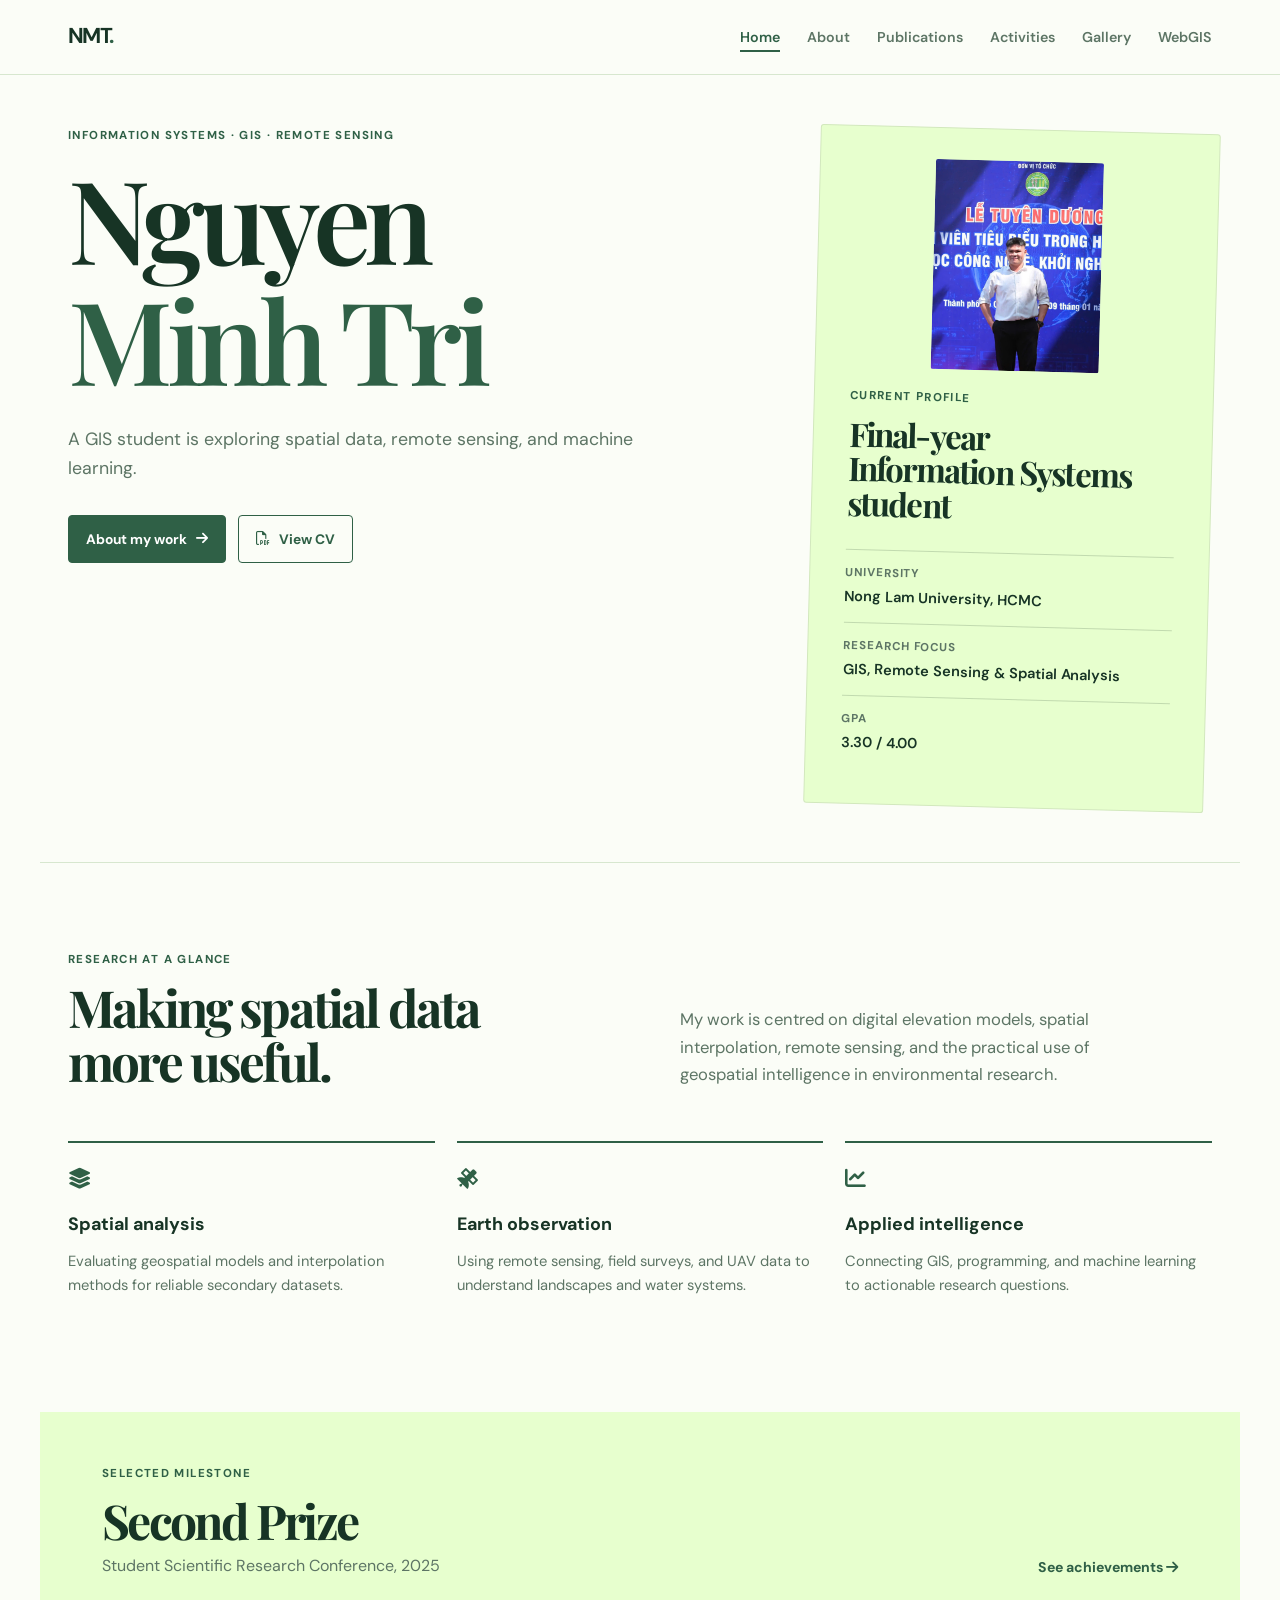
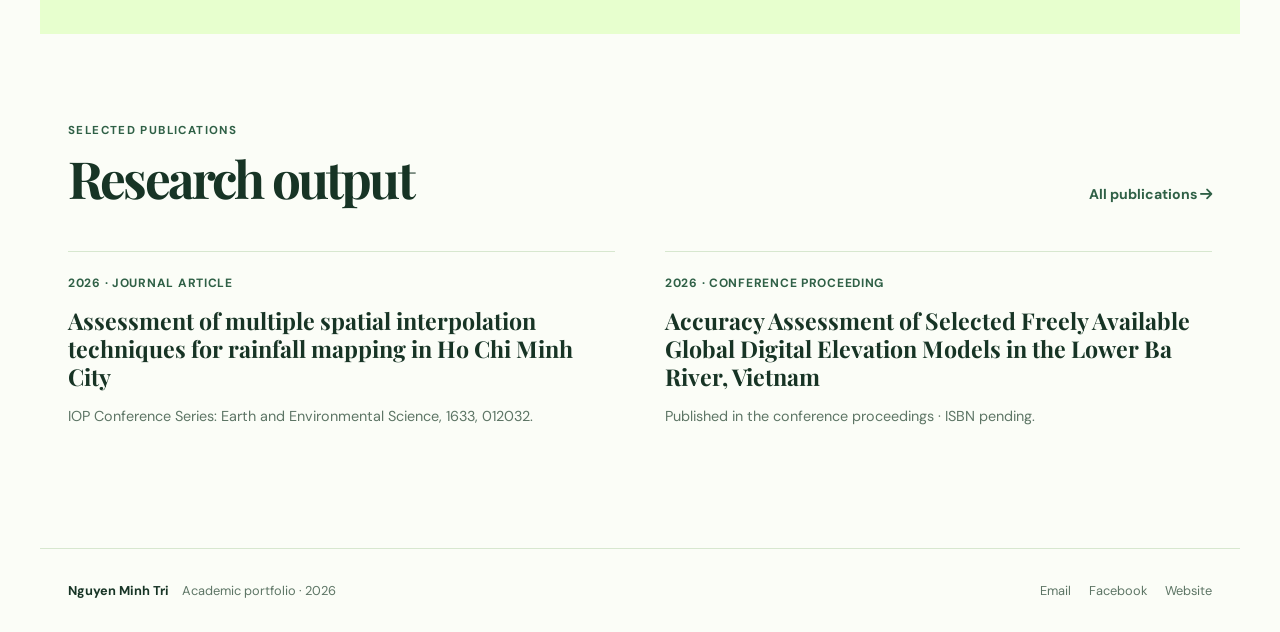
<file: index.html>
<!DOCTYPE html>
<html lang="en">

<head>
    <meta charset="UTF-8">
    <meta name="viewport" content="width=device-width, initial-scale=1.0">
    <meta name="description"
        content="Academic portfolio of Nguyen Minh Tri, an Information Systems student and GIS researcher.">
    <title>Nguyen Minh Tri | Academic Portfolio</title>
    <link rel="preconnect" href="https://fonts.googleapis.com">
    <link rel="preconnect" href="https://fonts.gstatic.com" crossorigin>
    <link
        href="https://fonts.googleapis.com/css2?family=DM+Sans:wght@400;500;600;700&family=Playfair+Display:wght@600;700&display=swap"
        rel="stylesheet">
    <link rel="stylesheet" href="https://cdnjs.cloudflare.com/ajax/libs/font-awesome/6.5.2/css/all.min.css">
    <link rel="stylesheet" href="style.css">
</head>

<body>
    <nav class="navbar" aria-label="Main navigation">
        <div class="nav-container"><a href="index.html" class="nav-logo">NMT<span>.</span></a>
            <ul class="nav-links">
                <li><a class="active" href="index.html">Home</a></li>
                <li><a href="about.html">About</a></li>
                <li><a href="publications.html">Publications</a></li>
                <li><a href="activities.html">Activities</a></li>
                <li><a href="gallery.html">Gallery</a></li>
                <li><a href="webgis/">WebGIS</a></li>
            </ul>
        </div>
    </nav>
    <main>
        <section class="hero">
            <div class="hero-copy">
                <p class="eyebrow">Information Systems · GIS · Remote Sensing</p>
                <h1>Nguyen<br><em>Minh Tri</em></h1>
                <p class="hero-text">A GIS student is exploring spatial data, remote sensing, and machine learning.</p>
                <div class="hero-actions"><a class="button button-primary" href="about.html">About my work <i
                            class="fa-solid fa-arrow-right"></i></a><a class="button button-ghost"
                        href="paper/CV_Intern_Nguyen%20Minh%20Tri.pdf" target="_blank" rel="noopener"><i
                            class="fa-regular fa-file-pdf"></i> View CV</a></div>
            </div>
            <aside class="hero-card">
                <img class="hero-profile-image" src="image/Profile.jpg" alt="Nguyen Minh Tri">
                <p class="card-label">Current profile</p>
                <h2>Final-year<br>Information Systems student</h2>
                <dl>
                    <div>
                        <dt>University</dt>
                        <dd>Nong Lam University, HCMC</dd>
                    </div>
                    <div>
                        <dt>Research focus</dt>
                        <dd>GIS, Remote Sensing &amp; Spatial Analysis</dd>
                    </div>
                    <div>
                        <dt>GPA</dt>
                        <dd>3.30 / 4.00</dd>
                    </div>
                </dl>
            </aside>
        </section>
        <section class="section section-intro">
            <p class="eyebrow">Research at a glance</p>
            <div class="two-column-heading">
                <h2>Making spatial data<br>more useful.</h2>
                <p>My work is centred on digital elevation models, spatial interpolation, remote sensing, and the
                    practical use of geospatial intelligence in environmental research.</p>
            </div>
            <div class="focus-grid">
                <article><i class="fa-solid fa-layer-group"></i>
                    <h3>Spatial analysis</h3>
                    <p>Evaluating geospatial models and interpolation methods for reliable secondary datasets.</p>
                </article>
                <article><i class="fa-solid fa-satellite"></i>
                    <h3>Earth observation</h3>
                    <p>Using remote sensing, field surveys, and UAV data to understand landscapes and water systems.</p>
                </article>
                <article><i class="fa-solid fa-chart-line"></i>
                    <h3>Applied intelligence</h3>
                    <p>Connecting GIS, programming, and machine learning to actionable research questions.</p>
                </article>
            </div>
        </section>
        <section class="highlight-band">
            <div>
                <p class="eyebrow">Selected milestone</p>
                <h2>Second Prize</h2>
                <p>Student Scientific Research Conference, 2025</p>
            </div><a href="activities.html" class="text-link">See achievements <i
                    class="fa-solid fa-arrow-right"></i></a>
        </section>
        <section class="section latest-section">
            <div class="section-heading">
                <div>
                    <p class="eyebrow">Selected publications</p>
                    <h2>Research output</h2>
                </div><a href="publications.html" class="text-link">All publications <i
                        class="fa-solid fa-arrow-right"></i></a>
            </div>
            <div class="publication-preview">
                <article><span>2026 · Journal article</span>
                    <h3>Assessment of multiple spatial interpolation techniques for rainfall mapping in Ho Chi Minh City
                    </h3>
                    <p>IOP Conference Series: Earth and Environmental Science, 1633, 012032.</p>
                </article>
                <article><span>2026 · Conference proceeding</span>
                    <h3>Accuracy Assessment of Selected Freely Available Global Digital Elevation Models in the Lower Ba River, Vietnam</h3>
                    <p>Published in the conference proceedings · ISBN pending.</p>
                </article>
            </div>
        </section>
    </main>
    <footer>
        <div><strong>Nguyen Minh Tri</strong><span>Academic portfolio · 2026</span></div>
        <div class="footer-links"><a href="mailto:minhtringuyen121205@gmail.com">Email</a><a
                href="https://www.facebook.com/minh.tri.593368" target="_blank" rel="noopener">Facebook</a><a
                href="https://tringuyen05.id.vn" target="_blank" rel="noopener">Website</a></div>
    </footer>
</body>

</html>
</file>
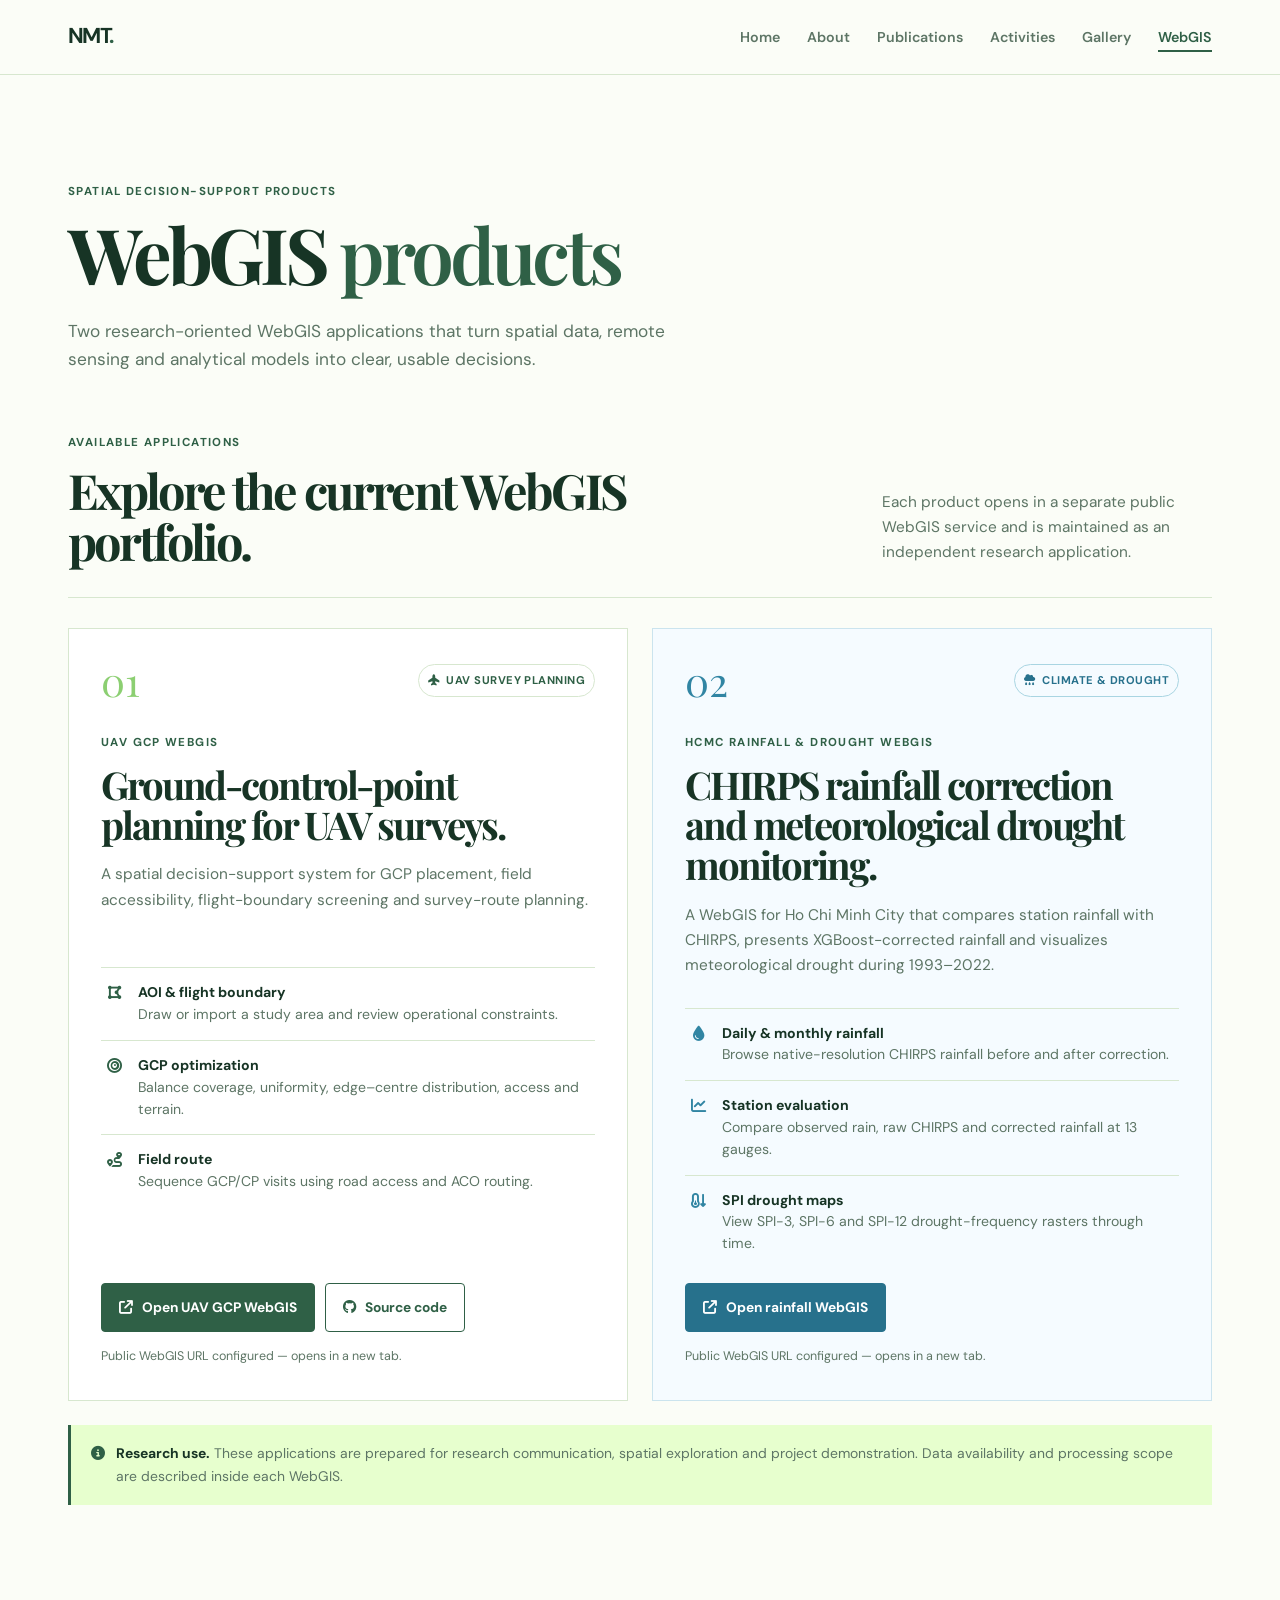
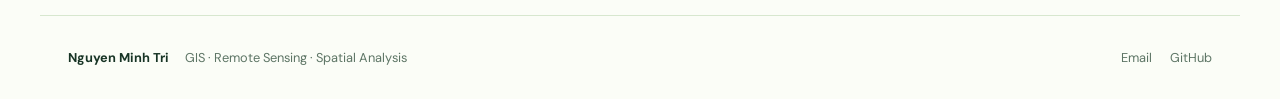
<file: webgis/index.html>
<!DOCTYPE html>
<html lang="en">
<head>
    <meta charset="UTF-8">
    <meta name="viewport" content="width=device-width, initial-scale=1.0">
    <meta name="description" content="WebGIS products by Nguyen Minh Tri: UAV GCP planning and HCMC rainfall-drought monitoring.">
    <title>WebGIS Products | Nguyen Minh Tri</title>
    <link rel="preconnect" href="https://fonts.googleapis.com">
    <link rel="preconnect" href="https://fonts.gstatic.com" crossorigin>
    <link href="https://fonts.googleapis.com/css2?family=DM+Sans:wght@400;500;600;700&family=Playfair+Display:wght@600;700&display=swap" rel="stylesheet">
    <link rel="stylesheet" href="https://cdnjs.cloudflare.com/ajax/libs/font-awesome/6.5.2/css/all.min.css">
    <link rel="stylesheet" href="../style.css">
</head>
<body>
    <nav class="navbar" aria-label="Main navigation">
        <div class="nav-container"><a href="../index.html" class="nav-logo">NMT<span>.</span></a>
            <ul class="nav-links">
                <li><a href="../index.html">Home</a></li><li><a href="../about.html">About</a></li><li><a href="../publications.html">Publications</a></li><li><a href="../activities.html">Activities</a></li><li><a href="../gallery.html">Gallery</a></li><li><a class="active" href="./">WebGIS</a></li>
            </ul>
        </div>
    </nav>
    <main class="page-main">
        <header class="page-header compact webgis-page-header">
            <p class="eyebrow">Spatial decision-support products</p>
            <h1>WebGIS <em>products</em></h1>
            <p>Two research-oriented WebGIS applications that turn spatial data, remote sensing and analytical models into clear, usable decisions.</p>
        </header>

        <section class="section webgis-section" aria-labelledby="webgis-products-title">
            <div class="webgis-list-heading">
                <div><p class="eyebrow">Available applications</p><h2 id="webgis-products-title">Explore the current WebGIS portfolio.</h2></div>
                <p>Each product opens in a separate public WebGIS service and is maintained as an independent research application.</p>
            </div>

            <div class="webgis-products-grid">
                <article class="webgis-product-card webgis-product-uav">
                    <div class="webgis-product-topline"><span class="webgis-product-number">01</span><span class="webgis-tag"><i class="fa-solid fa-plane-up"></i> UAV survey planning</span></div>
                    <p class="card-label">UAV GCP WebGIS</p>
                    <h2>Ground-control-point planning for UAV surveys.</h2>
                    <p class="webgis-product-description">A spatial decision-support system for GCP placement, field accessibility, flight-boundary screening and survey-route planning.</p>
                    <ul class="webgis-feature-list">
                        <li><i class="fa-solid fa-draw-polygon"></i><span><strong>AOI &amp; flight boundary</strong> Draw or import a study area and review operational constraints.</span></li>
                        <li><i class="fa-solid fa-bullseye"></i><span><strong>GCP optimization</strong> Balance coverage, uniformity, edge–centre distribution, access and terrain.</span></li>
                        <li><i class="fa-solid fa-route"></i><span><strong>Field route</strong> Sequence GCP/CP visits using road access and ACO routing.</span></li>
                    </ul>
                    <div class="webgis-product-actions"><a id="uav-webgis-launch" class="button button-primary" href="https://uav-gcp-webgis.onrender.com/" target="_blank" rel="noopener"><i class="fa-solid fa-arrow-up-right-from-square"></i> Open UAV GCP WebGIS</a><a class="button button-ghost" href="https://github.com/mase177/uav-gcp-webgis" target="_blank" rel="noopener"><i class="fa-brands fa-github"></i> Source code</a></div>
                    <p id="uav-webgis-status" class="webgis-status" role="status">Public service link is loading.</p>
                </article>

                <article class="webgis-product-card webgis-product-rainfall">
                    <div class="webgis-product-topline"><span class="webgis-product-number">02</span><span class="webgis-tag"><i class="fa-solid fa-cloud-rain"></i> Climate &amp; drought</span></div>
                    <p class="card-label">HCMC Rainfall &amp; Drought WebGIS</p>
                    <h2>CHIRPS rainfall correction and meteorological drought monitoring.</h2>
                    <p class="webgis-product-description">A WebGIS for Ho Chi Minh City that compares station rainfall with CHIRPS, presents XGBoost-corrected rainfall and visualizes meteorological drought during 1993–2022.</p>
                    <ul class="webgis-feature-list">
                        <li><i class="fa-solid fa-droplet"></i><span><strong>Daily &amp; monthly rainfall</strong> Browse native-resolution CHIRPS rainfall before and after correction.</span></li>
                        <li><i class="fa-solid fa-chart-line"></i><span><strong>Station evaluation</strong> Compare observed rain, raw CHIRPS and corrected rainfall at 13 gauges.</span></li>
                        <li><i class="fa-solid fa-temperature-arrow-down"></i><span><strong>SPI drought maps</strong> View SPI-3, SPI-6 and SPI-12 drought-frequency rasters through time.</span></li>
                    </ul>
                    <div class="webgis-product-actions"><a id="rainfall-webgis-launch" class="button button-primary" href="https://webgis-hcm-rainfall.onrender.com/" target="_blank" rel="noopener"><i class="fa-solid fa-arrow-up-right-from-square"></i> Open rainfall WebGIS</a></div>
                    <p id="rainfall-webgis-status" class="webgis-status" role="status">Public service link is loading.</p>
                </article>
            </div>

            <aside class="webgis-note"><i class="fa-solid fa-circle-info" aria-hidden="true"></i><p><strong>Research use.</strong> These applications are prepared for research communication, spatial exploration and project demonstration. Data availability and processing scope are described inside each WebGIS.</p></aside>
        </section>
    </main>
    <footer><span><strong>Nguyen Minh Tri</strong> GIS · Remote Sensing · Spatial Analysis</span><span class="footer-links"><a href="mailto:minhtringuyen121205@gmail.com">Email</a><a href="https://github.com/mase177" target="_blank" rel="noopener">GitHub</a></span></footer>
    <script src="webgis-config.js"></script>
    <script>
        (() => {
            const products = window.WEBGIS_PRODUCTS || {};
            const connectProduct = (key) => {
                const item = products[key] || {};
                const launch = document.getElementById(`${key}-webgis-launch`);
                const status = document.getElementById(`${key}-webgis-status`);
                const liveUrl = typeof item.liveUrl === "string" ? item.liveUrl.trim() : "";
                const localUrl = typeof item.localUrl === "string" ? item.localUrl.trim() : "";
                if (/^https:\/\//.test(liveUrl)) {
                    launch.href = liveUrl;
                    status.textContent = "Public WebGIS URL configured — opens in a new tab.";
                    return;
                }
                if (/^https?:\/\/(localhost|127\.0\.0\.1)(:\d+)?/i.test(localUrl)) {
                    launch.href = localUrl;
                    status.textContent = "Local development service — start its API before opening.";
                    return;
                }
                launch.setAttribute("aria-disabled", "true");
                launch.classList.add("is-disabled");
                status.textContent = "The public service link is being prepared.";
            };
            connectProduct("uav");
            connectProduct("rainfall");
        })();
    </script>
</body>
</html>
</file>
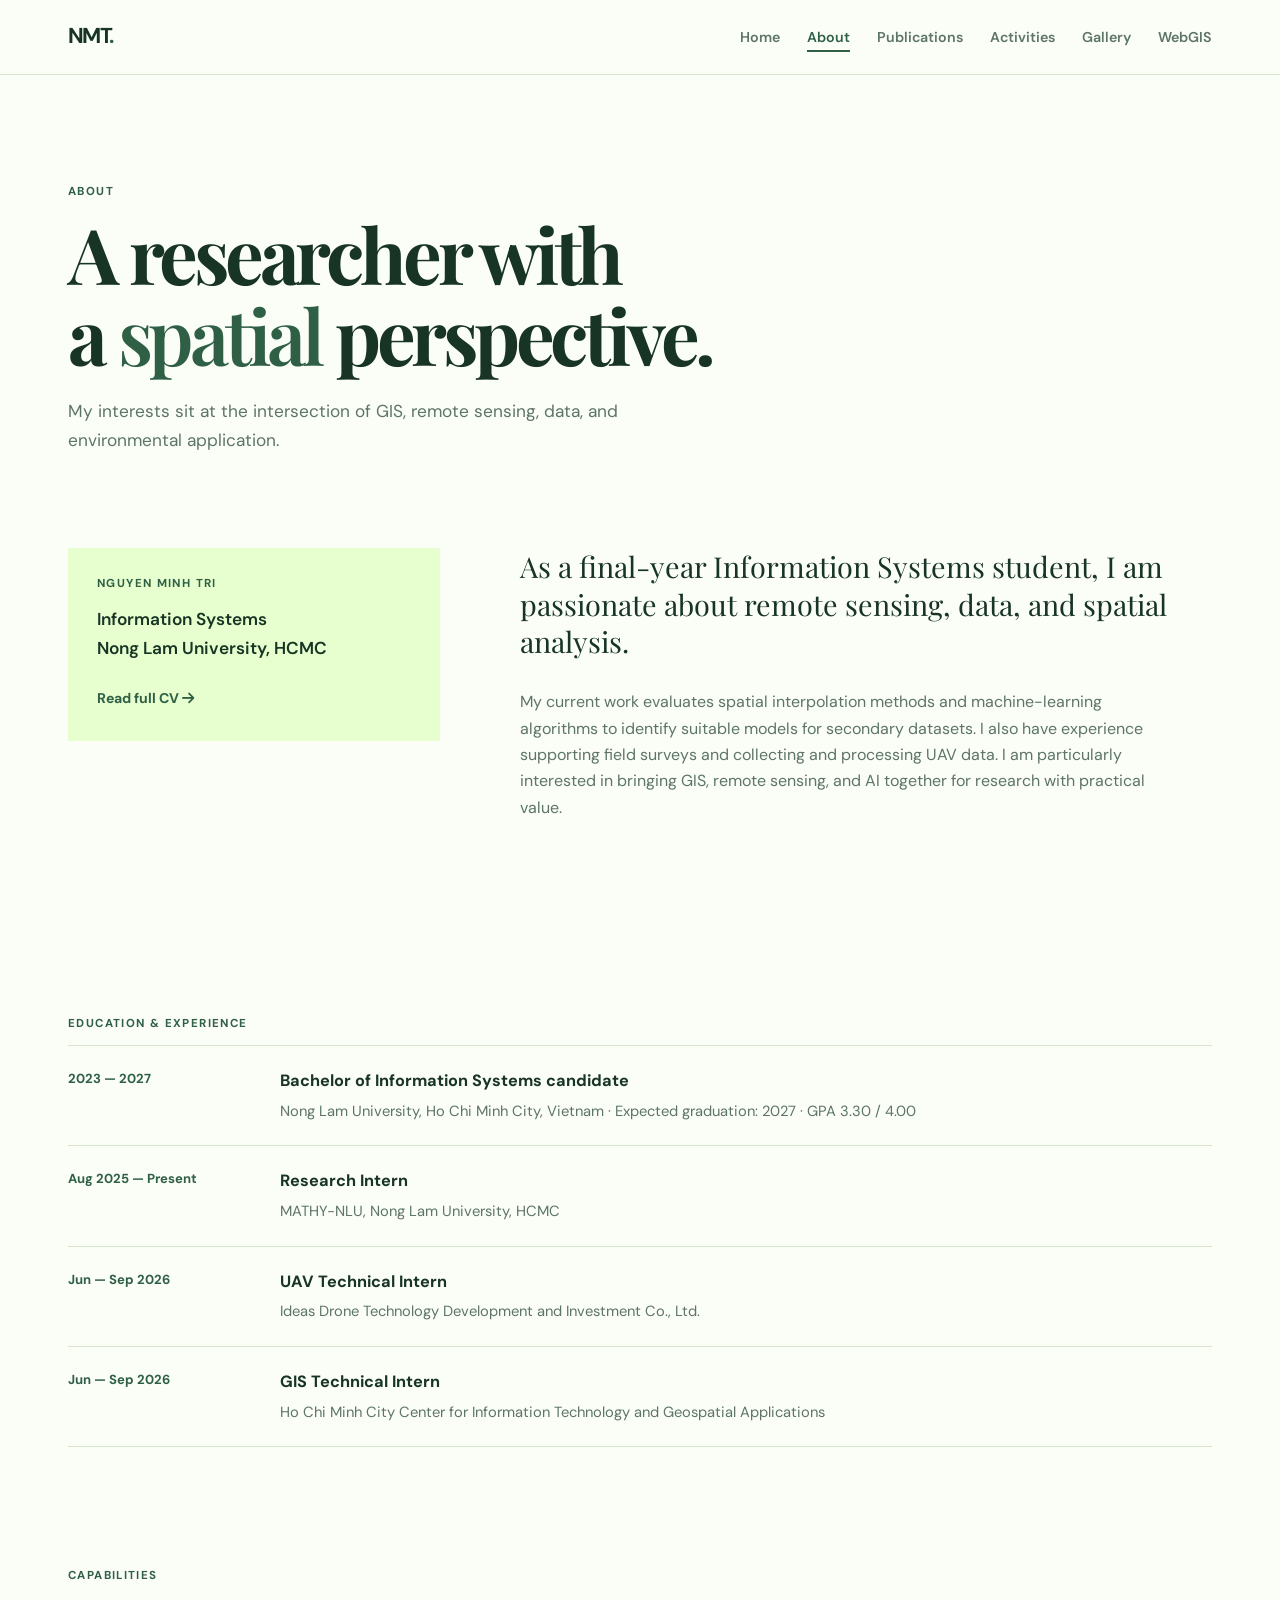
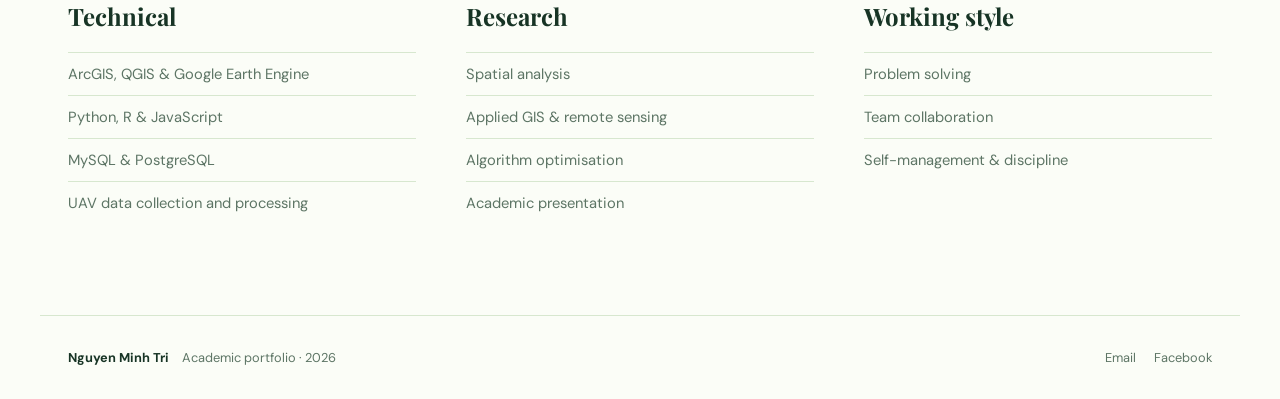
<file: about.html>
<!DOCTYPE html>
<html lang="en"><head><meta charset="UTF-8"><meta name="viewport" content="width=device-width, initial-scale=1.0"><meta name="description" content="About Nguyen Minh Tri, GIS researcher and Information Systems student."><title>About | Nguyen Minh Tri</title><link rel="preconnect" href="https://fonts.googleapis.com"><link rel="preconnect" href="https://fonts.gstatic.com" crossorigin><link href="https://fonts.googleapis.com/css2?family=DM+Sans:wght@400;500;600;700&family=Playfair+Display:wght@600;700&display=swap" rel="stylesheet"><link rel="stylesheet" href="https://cdnjs.cloudflare.com/ajax/libs/font-awesome/6.5.2/css/all.min.css"><link rel="stylesheet" href="style.css"></head>
<body><nav class="navbar" aria-label="Main navigation"><div class="nav-container"><a href="index.html" class="nav-logo">NMT<span>.</span></a><ul class="nav-links"><li><a href="index.html">Home</a></li><li><a class="active" href="about.html">About</a></li><li><a href="publications.html">Publications</a></li><li><a href="activities.html">Activities</a></li><li><a href="gallery.html">Gallery</a></li><li><a href="webgis/">WebGIS</a></li></ul></div></nav>
<main class="page-main"><header class="page-header"><p class="eyebrow">About</p><h1>A researcher with<br>a <em>spatial</em> perspective.</h1><p>My interests sit at the intersection of GIS, remote sensing, data, and environmental application.</p></header><section class="section bio-layout"><div class="profile-panel"><p class="card-label">Nguyen Minh Tri</p><p>Information Systems<br>Nong Lam University, HCMC</p><a class="text-link" href="paper/CV_Intern_Nguyen%20Minh%20Tri.pdf" target="_blank" rel="noopener">Read full CV <i class="fa-solid fa-arrow-right"></i></a></div><div class="prose"><p class="lead">As a final-year Information Systems student, I am passionate about remote sensing, data, and spatial analysis.</p><p>My current work evaluates spatial interpolation methods and machine-learning algorithms to identify suitable models for secondary datasets. I also have experience supporting field surveys and collecting and processing UAV data. I am particularly interested in bringing GIS, remote sensing, and AI together for research with practical value.</p></div></section><section class="section"><p class="eyebrow">Education &amp; experience</p><div class="timeline"><article><span>2023 — 2027</span><div><h3>Bachelor of Information Systems candidate</h3><p>Nong Lam University, Ho Chi Minh City, Vietnam · Expected graduation: 2027 · GPA 3.30 / 4.00</p></div></article><article><span>Aug 2025 — Present</span><div><h3>Research Intern</h3><p>MATHY-NLU, Nong Lam University, HCMC</p></div></article><article><span>Jun — Sep 2026</span><div><h3>UAV Technical Intern</h3><p>Ideas Drone Technology Development and Investment Co., Ltd.</p></div></article><article><span>Jun — Sep 2026</span><div><h3>GIS Technical Intern</h3><p>Ho Chi Minh City Center for Information Technology and Geospatial Applications</p></div></article></div></section><section class="section skills-section"><p class="eyebrow">Capabilities</p><div class="skill-columns"><article><h3>Technical</h3><ul><li>ArcGIS, QGIS &amp; Google Earth Engine</li><li>Python, R &amp; JavaScript</li><li>MySQL &amp; PostgreSQL</li><li>UAV data collection and processing</li></ul></article><article><h3>Research</h3><ul><li>Spatial analysis</li><li>Applied GIS &amp; remote sensing</li><li>Algorithm optimisation</li><li>Academic presentation</li></ul></article><article><h3>Working style</h3><ul><li>Problem solving</li><li>Team collaboration</li><li>Self-management &amp; discipline</li></ul></article></div></section></main>
<footer><div><strong>Nguyen Minh Tri</strong><span>Academic portfolio · 2026</span></div><div class="footer-links"><a href="mailto:minhtringuyen121205@gmail.com">Email</a><a href="https://www.facebook.com/minh.tri.593368" target="_blank" rel="noopener">Facebook</a></div></footer></body></html>
</file>
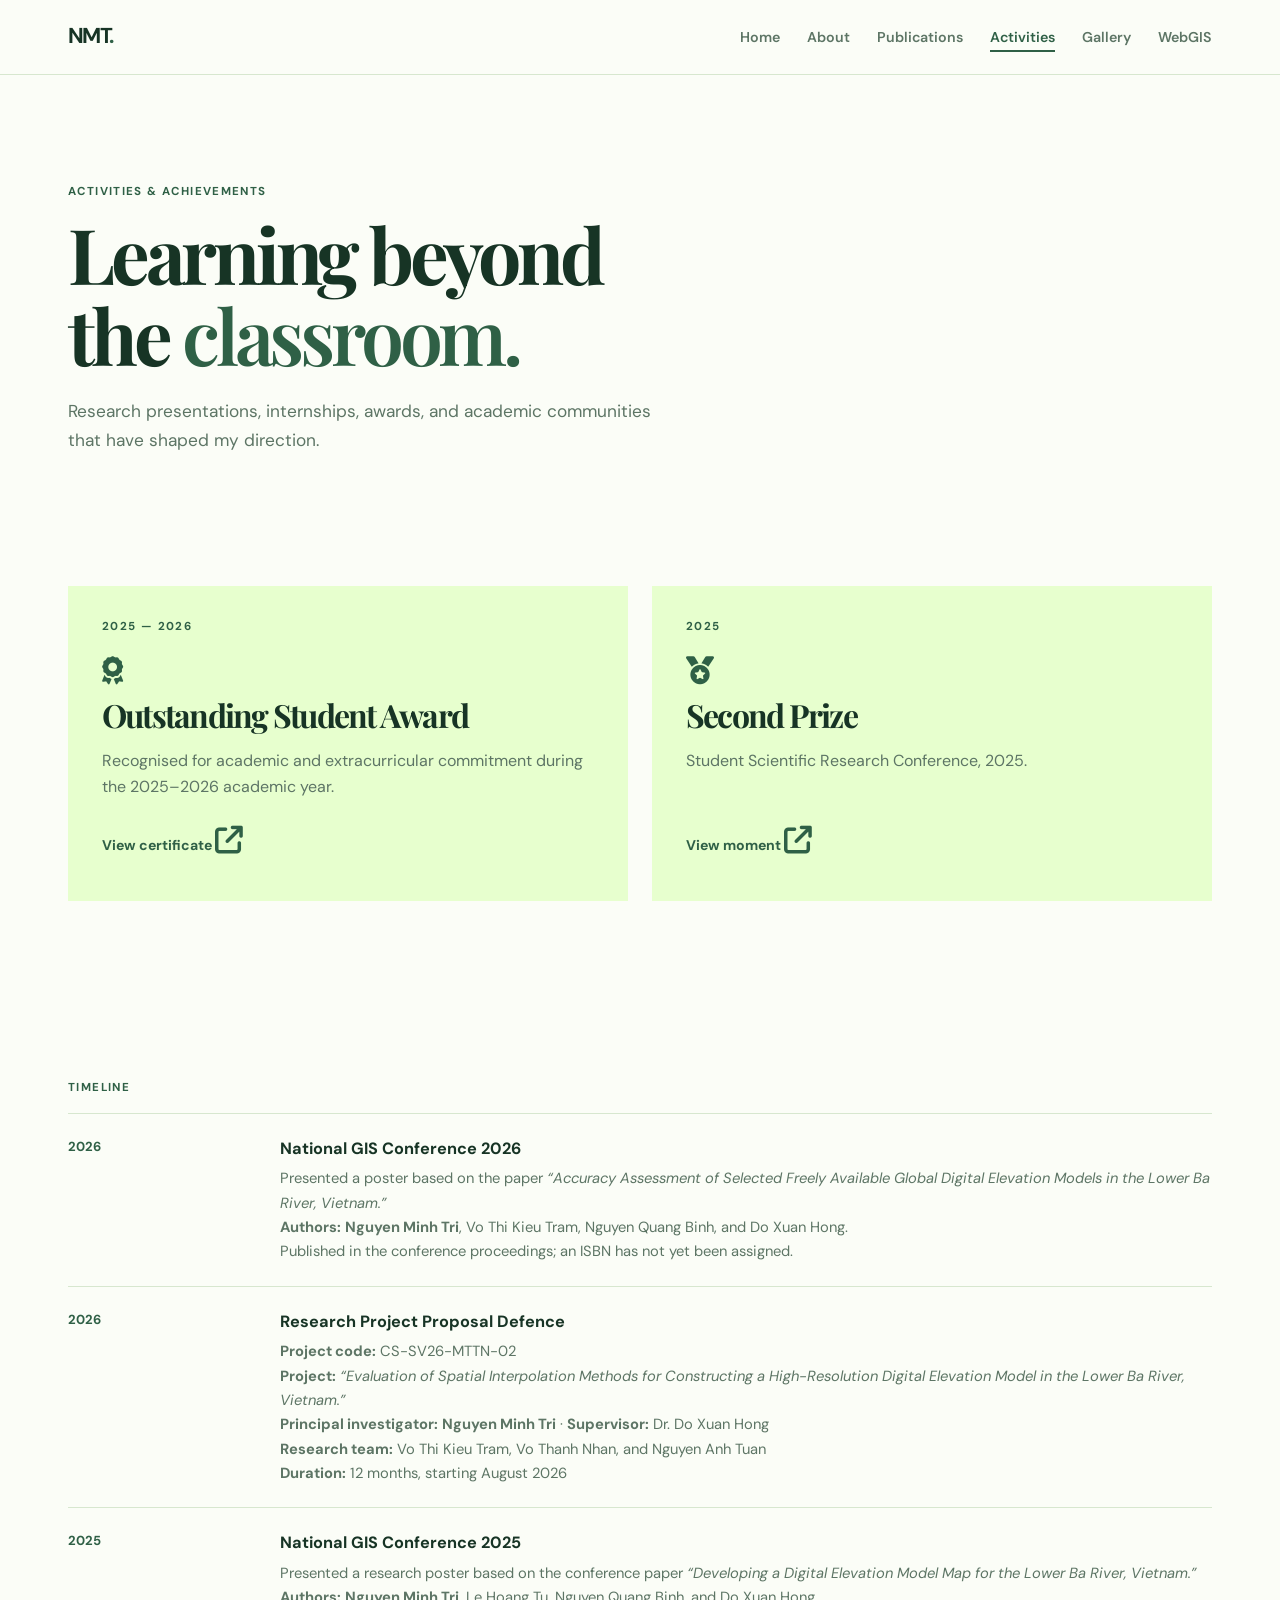
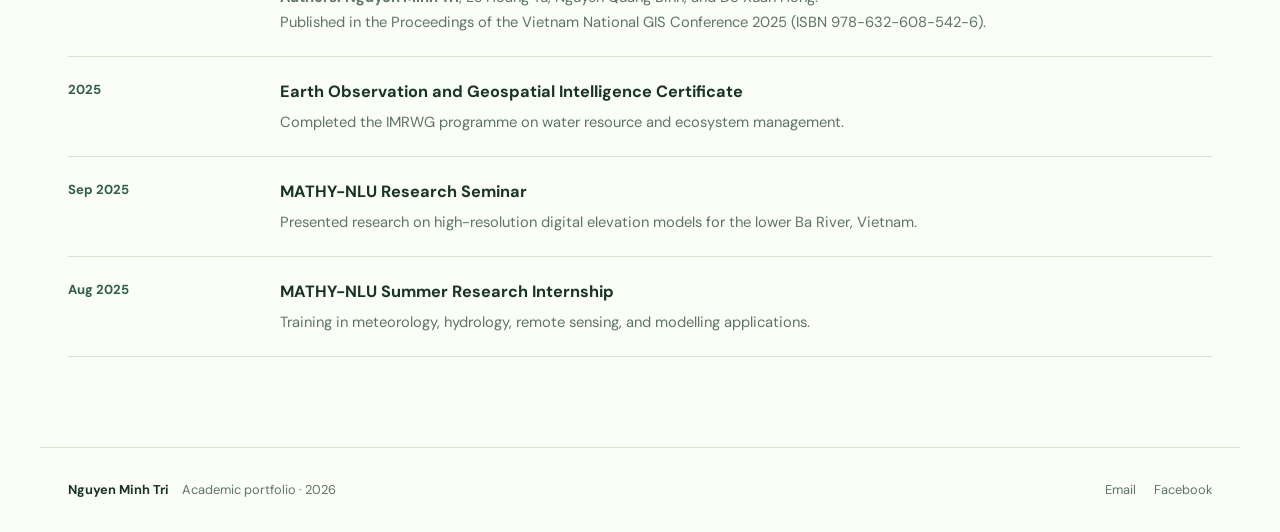
<file: activities.html>
<!DOCTYPE html>
<html lang="en"><head><meta charset="UTF-8"><meta name="viewport" content="width=device-width, initial-scale=1.0"><meta name="description" content="Academic activities and achievements of Nguyen Minh Tri."><title>Activities | Nguyen Minh Tri</title><link rel="preconnect" href="https://fonts.googleapis.com"><link rel="preconnect" href="https://fonts.gstatic.com" crossorigin><link href="https://fonts.googleapis.com/css2?family=DM+Sans:wght@400;500;600;700&family=Playfair+Display:wght@600;700&display=swap" rel="stylesheet"><link rel="stylesheet" href="https://cdnjs.cloudflare.com/ajax/libs/font-awesome/6.5.2/css/all.min.css"><link rel="stylesheet" href="style.css"></head>
<body><nav class="navbar" aria-label="Main navigation"><div class="nav-container"><a href="index.html" class="nav-logo">NMT<span>.</span></a><ul class="nav-links"><li><a href="index.html">Home</a></li><li><a href="about.html">About</a></li><li><a href="publications.html">Publications</a></li><li><a class="active" href="activities.html">Activities</a></li><li><a href="gallery.html">Gallery</a></li><li><a href="webgis/">WebGIS</a></li></ul></div></nav>
<main class="page-main"><header class="page-header compact"><p class="eyebrow">Activities &amp; achievements</p><h1>Learning beyond<br>the <em>classroom.</em></h1><p>Research presentations, internships, awards, and academic communities that have shaped my direction.</p></header><section class="section"><div class="achievement-grid"><article class="achievement-feature"><p class="card-label">2025 — 2026</p><i class="fa-solid fa-award"></i><h2>Outstanding Student Award</h2><p>Recognised for academic and extracurricular commitment during the 2025–2026 academic year.</p><a href="image/Outstanding%20Student%20Award%20for%20the%202025%E2%80%932026.jpg" target="_blank" rel="noopener" class="text-link">View certificate <i class="fa-solid fa-arrow-up-right-from-square"></i></a></article><article class="achievement-feature"><p class="card-label">2025</p><i class="fa-solid fa-medal"></i><h2>Second Prize</h2><p>Student Scientific Research Conference, 2025.</p><a href="image/HTKHSV.jpg" target="_blank" rel="noopener" class="text-link">View moment <i class="fa-solid fa-arrow-up-right-from-square"></i></a></article></div></section><section class="section"><p class="eyebrow">Timeline</p><div class="timeline activity-timeline"><article><span>2026</span><div><h3>National GIS Conference 2026</h3><p>Presented a poster based on the paper <em>“Accuracy Assessment of Selected Freely Available Global Digital Elevation Models in the Lower Ba River, Vietnam.”</em></p><p><strong>Authors:</strong> <strong>Nguyen Minh Tri</strong>, Vo Thi Kieu Tram, Nguyen Quang Binh, and Do Xuan Hong.</p><p>Published in the conference proceedings; an ISBN has not yet been assigned.</p></div></article><article><span>2026</span><div><h3>Research Project Proposal Defence</h3><p><strong>Project code:</strong> CS-SV26-MTTN-02</p><p><strong>Project:</strong> <em>“Evaluation of Spatial Interpolation Methods for Constructing a High-Resolution Digital Elevation Model in the Lower Ba River, Vietnam.”</em></p><p><strong>Principal investigator:</strong> <strong>Nguyen Minh Tri</strong> · <strong>Supervisor:</strong> Dr. Do Xuan Hong</p><p><strong>Research team:</strong> Vo Thi Kieu Tram, Vo Thanh Nhan, and Nguyen Anh Tuan</p><p><strong>Duration:</strong> 12 months, starting August 2026</p></div></article><article><span>2025</span><div><h3>National GIS Conference 2025</h3><p>Presented a research poster based on the conference paper <em>“Developing a Digital Elevation Model Map for the Lower Ba River, Vietnam.”</em></p><p><strong>Authors:</strong> <strong>Nguyen Minh Tri</strong>, Le Hoang Tu, Nguyen Quang Binh, and Do Xuan Hong.</p><p>Published in the Proceedings of the Vietnam National GIS Conference 2025 (ISBN 978-632-608-542-6).</p></div></article><article><span>2025</span><div><h3>Earth Observation and Geospatial Intelligence Certificate</h3><p>Completed the IMRWG programme on water resource and ecosystem management.</p></div></article><article><span>Sep 2025</span><div><h3>MATHY-NLU Research Seminar</h3><p>Presented research on high-resolution digital elevation models for the lower Ba River, Vietnam.</p></div></article><article><span>Aug 2025</span><div><h3>MATHY-NLU Summer Research Internship</h3><p>Training in meteorology, hydrology, remote sensing, and modelling applications.</p></div></article></div></section></main>
<footer><div><strong>Nguyen Minh Tri</strong><span>Academic portfolio · 2026</span></div><div class="footer-links"><a href="mailto:minhtringuyen121205@gmail.com">Email</a><a href="https://www.facebook.com/minh.tri.593368" target="_blank" rel="noopener">Facebook</a></div></footer></body></html>
</file>
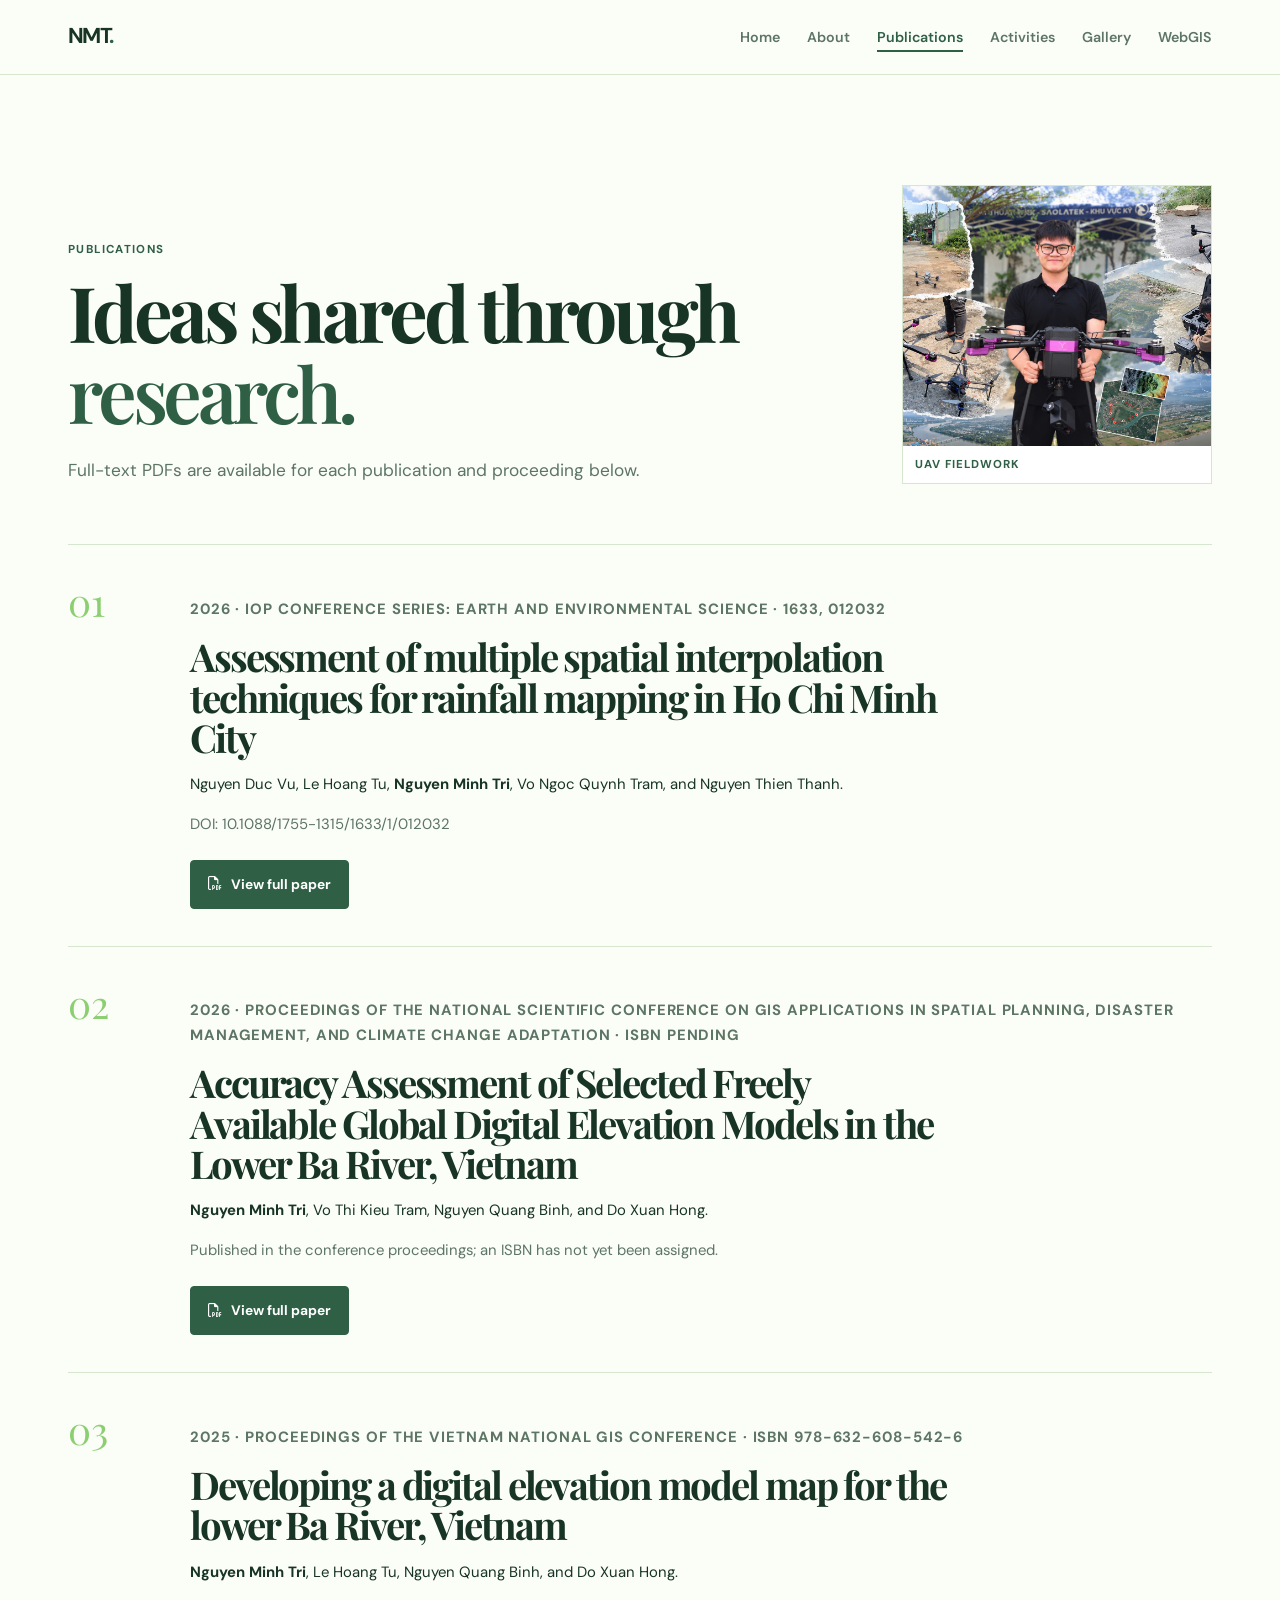
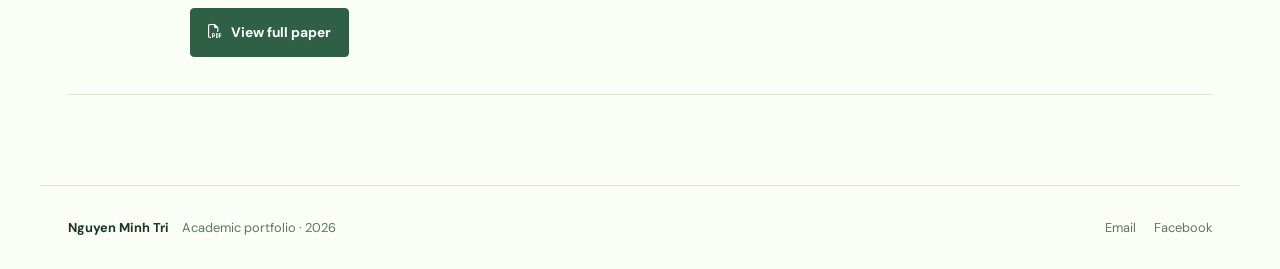
<file: publications.html>
<!DOCTYPE html>
<html lang="en"><head><meta charset="UTF-8"><meta name="viewport" content="width=device-width, initial-scale=1.0"><meta name="description" content="Publications by Nguyen Minh Tri."><title>Publications | Nguyen Minh Tri</title><link rel="preconnect" href="https://fonts.googleapis.com"><link rel="preconnect" href="https://fonts.gstatic.com" crossorigin><link href="https://fonts.googleapis.com/css2?family=DM+Sans:wght@400;500;600;700&family=Playfair+Display:wght@600;700&display=swap" rel="stylesheet"><link rel="stylesheet" href="https://cdnjs.cloudflare.com/ajax/libs/font-awesome/6.5.2/css/all.min.css"><link rel="stylesheet" href="style.css"></head>
<body><nav class="navbar" aria-label="Main navigation"><div class="nav-container"><a href="index.html" class="nav-logo">NMT<span>.</span></a><ul class="nav-links"><li><a href="index.html">Home</a></li><li><a href="about.html">About</a></li><li><a class="active" href="publications.html">Publications</a></li><li><a href="activities.html">Activities</a></li><li><a href="gallery.html">Gallery</a></li><li><a href="webgis/">WebGIS</a></li></ul></div></nav>
<main class="page-main"><header class="page-header compact publication-page-header"><div><p class="eyebrow">Publications</p><h1>Ideas shared through<br><em>research.</em></h1><p>Full-text PDFs are available for each publication and proceeding below.</p></div><figure class="publication-photo"><a href="image/NguyenMinhTri-uav2.jpg" target="_blank" rel="noopener"><img src="image/NguyenMinhTri-uav2.jpg" alt="Nguyen Minh Tri supporting UAV fieldwork"></a><figcaption>UAV fieldwork</figcaption></figure></header><section class="section publication-list"><article class="publication-card"><div class="pub-number">01</div><div><p class="pub-meta">2026 · IOP Conference Series: Earth and Environmental Science · 1633, 012032</p><h2>Assessment of multiple spatial interpolation techniques for rainfall mapping in Ho Chi Minh City</h2><p class="authors">Nguyen Duc Vu, Le Hoang Tu, <strong>Nguyen Minh Tri</strong>, Vo Ngoc Quynh Tram, and Nguyen Thien Thanh.</p><p>DOI: 10.1088/1755-1315/1633/1/012032</p><a class="button button-primary" href="paper/Vu_2026_IOP_Conf._Ser.__Earth_Environ._Sci._1633_012032.pdf" target="_blank" rel="noopener"><i class="fa-regular fa-file-pdf"></i> View full paper</a></div></article><article class="publication-card"><div class="pub-number">02</div><div><p class="pub-meta">2026 · Proceedings of the National Scientific Conference on GIS Applications in Spatial Planning, Disaster Management, and Climate Change Adaptation · ISBN pending</p><h2>Accuracy Assessment of Selected Freely Available Global Digital Elevation Models in the Lower Ba River, Vietnam</h2><p class="authors"><strong>Nguyen Minh Tri</strong>, Vo Thi Kieu Tram, Nguyen Quang Binh, and Do Xuan Hong.</p><p>Published in the conference proceedings; an ISBN has not yet been assigned.</p><a class="button button-primary" href="paper/2026_VNGIS2025_Nguyen_etal_DEM.pdf" target="_blank" rel="noopener"><i class="fa-regular fa-file-pdf"></i> View full paper</a></div></article><article class="publication-card"><div class="pub-number">03</div><div><p class="pub-meta">2025 · Proceedings of the Vietnam National GIS Conference · ISBN 978-632-608-542-6</p><h2>Developing a digital elevation model map for the lower Ba River, Vietnam</h2><p class="authors"><strong>Nguyen Minh Tri</strong>, Le Hoang Tu, Nguyen Quang Binh, and Do Xuan Hong.</p><a class="button button-primary" href="paper/2025_VNGIS2025_Nguyen_etal_DEM%20Evaluation.pdf" target="_blank" rel="noopener"><i class="fa-regular fa-file-pdf"></i> View full paper</a></div></article></section></main>
<footer><div><strong>Nguyen Minh Tri</strong><span>Academic portfolio · 2026</span></div><div class="footer-links"><a href="mailto:minhtringuyen121205@gmail.com">Email</a><a href="https://www.facebook.com/minh.tri.593368" target="_blank" rel="noopener">Facebook</a></div></footer></body></html>
</file>
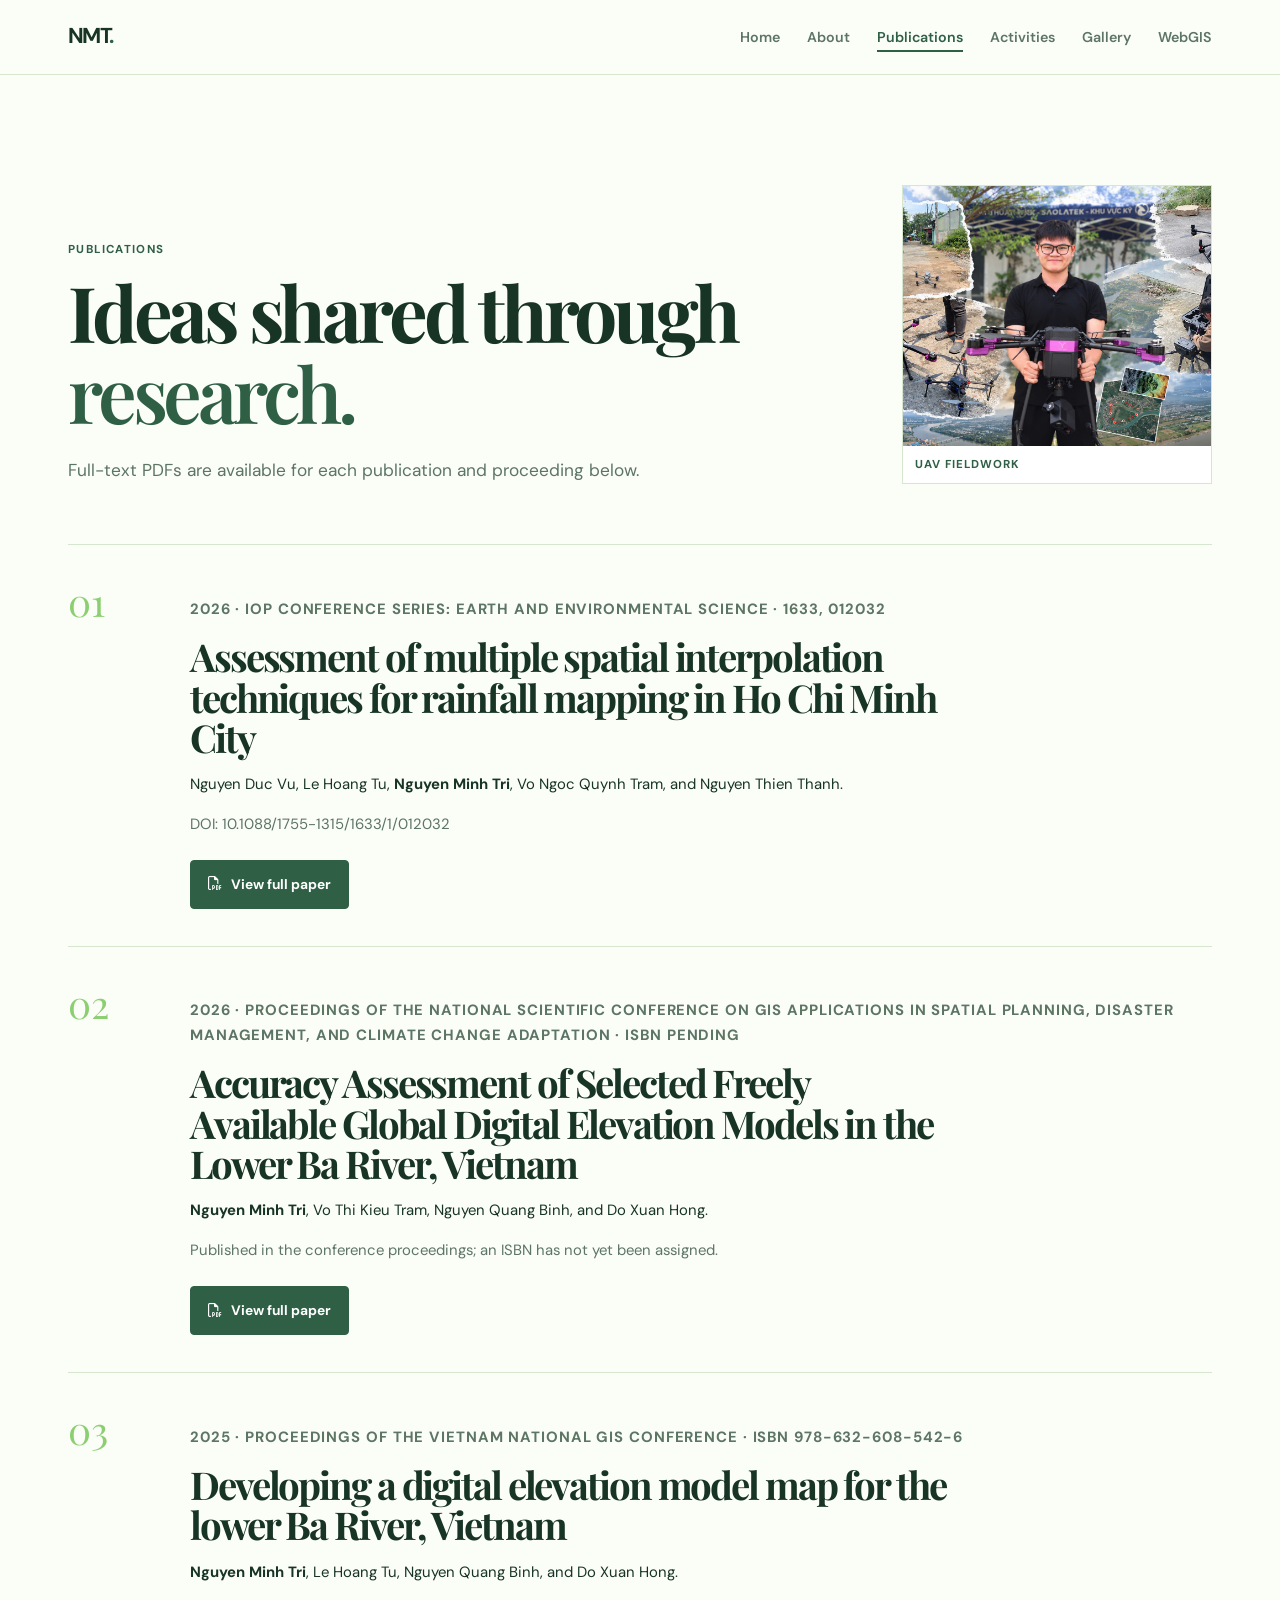
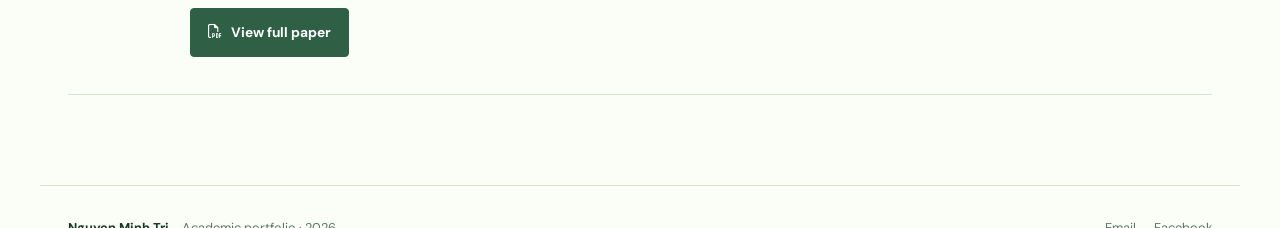
<file: research.html>
<!DOCTYPE html><html lang="en"><head><meta charset="UTF-8"><meta http-equiv="refresh" content="0; url=publications.html"><meta name="viewport" content="width=device-width, initial-scale=1.0"><title>Redirecting to publications</title></head><body><p>This page has moved to <a href="publications.html">Publications</a>.</p></body></html>
</file>
<file: style.css>
:root { --pastel: #E7FFCE; --ink: #173425; --muted: #5d7565; --cream: #fbfdf7; --line: #d7e7cf; --deep: #2f6046; --accent: #8ccf72; --white: #fff; }
* { box-sizing: border-box; }
html { scroll-behavior: smooth; }
body { margin: 0; background: var(--cream); color: var(--ink); font-family: "DM Sans", Arial, sans-serif; font-size: 16px; line-height: 1.65; }
a { color: inherit; }
.navbar { min-height: 74px; border-bottom: 1px solid var(--line); background: rgba(251,253,247,.94); backdrop-filter: blur(12px); position: sticky; top: 0; z-index: 10; }
.nav-container { max-width: 1200px; min-height: 74px; margin: auto; padding: 0 28px; display: flex; align-items: center; justify-content: space-between; }
.nav-logo { text-decoration: none; color: var(--ink); font-size: 1.35rem; font-weight: 700; letter-spacing: -.08em; }.nav-logo span { color: var(--deep); }
.nav-links { list-style: none; margin: 0; padding: 0; display: flex; align-items: center; gap: 27px; }.nav-links a { text-decoration: none; color: var(--muted); font-size: .89rem; font-weight: 600; }.nav-links a:hover, .nav-links a.active { color: var(--deep); }.nav-links a.active { border-bottom: 2px solid var(--deep); padding-bottom: 4px; }
main { overflow: hidden; }.hero { max-width: 1200px; min-height: 625px; margin: auto; padding: 105px 28px 92px; display: grid; grid-template-columns: 1.35fr .8fr; align-items: center; gap: 70px; }.eyebrow, .card-label { margin: 0 0 13px; color: var(--deep); font-size: .72rem; font-weight: 700; letter-spacing: .12em; line-height: 1.3; text-transform: uppercase; }.hero h1, .page-header h1, h2 { font-family: "Playfair Display", Georgia, serif; letter-spacing: -.055em; line-height: 1.05; }.hero h1 { margin: 0; font-size: clamp(4.25rem, 9vw, 7.6rem); font-weight: 600; }.hero h1 em, .page-header em { color: var(--deep); font-weight: 600; }.hero-text { max-width: 575px; margin: 26px 0 31px; font-size: 1.11rem; color: var(--muted); }.hero-actions { display: flex; flex-wrap: wrap; gap: 12px; }.button { display: inline-flex; align-items: center; justify-content: center; gap: 9px; padding: 12px 17px; border: 1px solid var(--deep); border-radius: 4px; font-size: .86rem; font-weight: 700; text-decoration: none; transition: transform .2s, background .2s; }.button:hover { transform: translateY(-2px); }.button-primary { background: var(--deep); color: white; }.button-primary:hover { background: var(--ink); }.button-ghost { color: var(--deep); background: transparent; }.button-ghost:hover { background: var(--pastel); }
.hero-card { padding: 35px; background: var(--pastel); border: 1px solid #d2e8bd; border-radius: 3px; transform: rotate(1.5deg); }.hero-card h2 { margin: 0 0 29px; font-size: 2.05rem; }.hero-card dl { margin: 0; }.hero-card dl div { padding: 13px 0; border-top: 1px solid rgba(23,52,37,.18); }.hero-card dt { color: var(--muted); font-size: .72rem; font-weight: 700; text-transform: uppercase; letter-spacing: .08em; }.hero-card dd { margin: 3px 0 0; font-size: .91rem; font-weight: 600; }
.section { max-width: 1200px; margin: auto; padding: 90px 28px; }.section-intro { border-top: 1px solid var(--line); }.two-column-heading { display: grid; grid-template-columns: 1fr 1fr; gap: 80px; align-items: end; }.two-column-heading h2, .section-heading h2 { margin: 0; font-size: clamp(2.3rem, 4vw, 3.6rem); }.two-column-heading > p { max-width: 450px; margin: 0; color: var(--muted); font-size: 1.04rem; }.focus-grid { display: grid; grid-template-columns: repeat(3, 1fr); gap: 22px; margin-top: 52px; }.focus-grid article { padding: 25px 0; border-top: 2px solid var(--deep); }.focus-grid i { color: var(--deep); font-size: 1.3rem; }.focus-grid h3 { margin: 16px 0 9px; font-size: 1.12rem; }.focus-grid p { margin: 0; color: var(--muted); font-size: .92rem; }
.highlight-band { max-width: 1200px; margin: 0 auto; padding: 55px 62px; background: var(--pastel); display: flex; align-items: end; justify-content: space-between; gap: 25px; }.highlight-band h2 { margin: 0; font-size: 3rem; }.highlight-band p:not(.eyebrow) { margin: 7px 0 0; color: var(--muted); }.text-link { color: var(--deep); font-weight: 700; font-size: .88rem; text-decoration: none; white-space: nowrap; }.text-link:hover { text-decoration: underline; }.latest-section { padding-bottom: 105px; }.section-heading { display: flex; justify-content: space-between; align-items: end; gap: 24px; }.publication-preview { display: grid; grid-template-columns: 1fr 1fr; gap: 50px; margin-top: 45px; }.publication-preview article { border-top: 1px solid var(--line); padding-top: 17px; }.publication-preview span, .pub-meta { color: var(--deep); font-size: .75rem; font-weight: 700; letter-spacing: .06em; text-transform: uppercase; }.publication-preview h3 { margin: 12px 0; font-family: "Playfair Display", Georgia, serif; font-size: 1.45rem; line-height: 1.2; }.publication-preview p { color: var(--muted); font-size: .9rem; }
.page-main { min-height: calc(100vh - 74px); }.page-header { max-width: 1200px; margin: auto; padding: 110px 28px 66px; }.page-header.compact { padding-bottom: 42px; }.page-header h1 { margin: 0; max-width: 800px; font-size: clamp(3.25rem, 6vw, 5.8rem); }.page-header > p:last-child { max-width: 615px; margin: 23px 0 0; color: var(--muted); font-size: 1.08rem; }.bio-layout { display: grid; grid-template-columns: .7fr 1.3fr; gap: 80px; padding-top: 28px; }.profile-panel { align-self: start; padding: 29px; background: var(--pastel); }.profile-panel > p:not(.card-label) { margin: 0 0 23px; font-size: 1.08rem; font-weight: 600; }.prose { max-width: 660px; color: var(--muted); }.prose .lead { margin-top: 0; color: var(--ink); font-family: "Playfair Display", Georgia, serif; font-size: 1.8rem; line-height: 1.3; }.timeline { border-top: 1px solid var(--line); }.timeline article { display: grid; grid-template-columns: 180px 1fr; gap: 32px; padding: 22px 0; border-bottom: 1px solid var(--line); }.timeline span { color: var(--deep); font-size: .82rem; font-weight: 700; }.timeline h3 { margin: 0 0 4px; font-size: 1.02rem; }.timeline p { margin: 0; color: var(--muted); font-size: .92rem; }.skills-section { padding-top: 32px; }.skill-columns { display: grid; grid-template-columns: repeat(3, 1fr); gap: 50px; }.skill-columns h3 { margin: 0 0 15px; font-family: "Playfair Display", Georgia, serif; font-size: 1.5rem; }.skill-columns ul { padding: 0; margin: 0; list-style: none; }.skill-columns li { padding: 9px 0; border-top: 1px solid var(--line); color: var(--muted); font-size: .92rem; }
.publication-list { padding-top: 18px; }.publication-card { display: grid; grid-template-columns: 90px 1fr; gap: 32px; padding: 37px 0; border-top: 1px solid var(--line); }.publication-card:last-child { border-bottom: 1px solid var(--line); }.pub-number { color: var(--accent); font-family: "Playfair Display", Georgia, serif; font-size: 2.4rem; line-height: 1; }.publication-card h2 { max-width: 760px; margin: 9px 0 13px; font-size: clamp(1.65rem, 3vw, 2.4rem); }.publication-card p { color: var(--muted); font-size: .93rem; }.publication-card .authors { color: var(--ink); }.publication-card .button { margin-top: 9px; }
.achievement-grid { display: grid; grid-template-columns: 1fr 1fr; gap: 24px; }.achievement-feature { padding: 34px; background: var(--pastel); min-height: 290px; display: flex; flex-direction: column; align-items: flex-start; }.achievement-feature i { color: var(--deep); font-size: 1.75rem; margin: 9px 0 13px; }.achievement-feature h2 { margin: 0; font-size: 2rem; }.achievement-feature p:not(.card-label) { color: var(--muted); }.achievement-feature .text-link { margin-top: auto; }.activity-timeline { margin-top: 17px; }
.gallery-grid { display: grid; grid-template-columns: repeat(3, 1fr); gap: 22px; }.gallery-item { margin: 0; overflow: hidden; background: var(--white); border: 1px solid var(--line); }.gallery-item.wide { grid-column: span 2; }.gallery-item a { display: block; height: 260px; overflow: hidden; }.gallery-item.wide a { height: 390px; }.gallery-item img { width: 100%; height: 100%; object-fit: cover; transition: transform .45s ease; }.gallery-item:hover img { transform: scale(1.04); }.gallery-item figcaption { padding: 13px 15px 16px; font-family: "Playfair Display", Georgia, serif; font-size: 1.1rem; }.gallery-item figcaption span { display: block; margin-bottom: 3px; color: var(--deep); font-family: "DM Sans", Arial, sans-serif; font-size: .67rem; font-weight: 700; letter-spacing: .09em; text-transform: uppercase; }
footer { max-width: 1200px; margin: auto; padding: 31px 28px; border-top: 1px solid var(--line); display: flex; justify-content: space-between; gap: 20px; color: var(--muted); font-size: .8rem; }footer strong { color: var(--ink); margin-right: 13px; } .footer-links { display: flex; gap: 18px; }.footer-links a { color: var(--muted); text-decoration: none; }.footer-links a:hover { color: var(--deep); }
@media (max-width: 760px) { .nav-container { padding: 0 18px; }.nav-links { gap: 12px; overflow-x: auto; max-width: calc(100vw - 82px); }.nav-links a { font-size: .76rem; white-space: nowrap; }.hero { min-height: auto; grid-template-columns: 1fr; gap: 55px; padding: 75px 23px 65px; }.hero-card { transform: none; }.section, .page-header { padding-left: 23px; padding-right: 23px; }.section { padding-top: 65px; padding-bottom: 65px; }.two-column-heading, .bio-layout { grid-template-columns: 1fr; gap: 27px; }.focus-grid, .publication-preview, .skill-columns, .achievement-grid { grid-template-columns: 1fr; }.highlight-band { margin: 0 23px; padding: 38px 27px; display: block; }.highlight-band .text-link { display: inline-block; margin-top: 23px; }.section-heading { align-items: start; flex-direction: column; }.timeline article, .publication-card { grid-template-columns: 1fr; gap: 8px; }.gallery-grid { grid-template-columns: 1fr 1fr; gap: 13px; }.gallery-item.wide { grid-column: span 2; }.gallery-item a { height: 185px; }.gallery-item.wide a { height: 260px; }footer { padding: 26px 23px; flex-direction: column; }.footer-links { order: -1; }.hero h1 { font-size: clamp(3.7rem, 17vw, 5.2rem); } }
@media (max-width: 430px) { .gallery-grid { grid-template-columns: 1fr; }.gallery-item.wide { grid-column: auto; }.gallery-item a, .gallery-item.wide a { height: 250px; }.nav-links { gap: 10px; }.nav-links a { font-size: .7rem; } }

/* Keep highlighted words upright while retaining the accent colour. */
.hero h1 em, .page-header em { font-style: normal; }

/* Portfolio photography */
.hero-profile-image { display: block; width: calc(100% + 70px); height: 215px; margin: -35px -35px 27px; object-fit: cover; object-position: center 28%; border-radius: 3px 3px 0 0; }
.publication-page-header { display: grid; grid-template-columns: minmax(0, 1fr) 310px; align-items: end; gap: 70px; }
.publication-page-header > div > p:last-child { max-width: 615px; margin: 23px 0 0; color: var(--muted); font-size: 1.08rem; }
.publication-photo { margin: 0; border: 1px solid var(--line); background: var(--white); }.publication-photo a { display: block; height: 260px; overflow: hidden; }.publication-photo img { width: 100%; height: 100%; object-fit: cover; object-position: center; }.publication-photo figcaption { padding: 9px 12px; color: var(--deep); font-size: .72rem; font-weight: 700; letter-spacing: .09em; text-transform: uppercase; }
.gallery-subheading { margin: 0 0 26px; font-family: "Playfair Display", Georgia, serif; font-size: clamp(1.8rem, 3vw, 2.5rem); }.gallery-section { padding-top: 30px; }.uav-gallery-grid { grid-template-columns: repeat(2, 1fr); }.uav-gallery-grid .gallery-item a { height: 315px; }
@media (max-width: 760px) { .hero-profile-image { width: calc(100% + 70px); height: 245px; }.publication-page-header { grid-template-columns: 1fr; gap: 28px; }.publication-photo { max-width: 360px; }.uav-gallery-grid { grid-template-columns: 1fr; }.uav-gallery-grid .gallery-item a { height: 250px; } }

/* Home profile: retain the complete portrait and keep the full hero within the first desktop view. */
.hero { align-items: start; padding-top: 54px; padding-bottom: 54px; }
.hero-profile-image { display: block; width: auto; max-width: 100%; height: 210px; margin: -4px auto 22px; object-fit: contain; object-position: center; border-radius: 2px; }
@media (max-width: 760px) { .hero-profile-image { width: auto; height: auto; max-height: 360px; margin: 0 auto 22px; } }

/* UAV GCP WebGIS portfolio page */
.webgis-section { padding-top: 20px; padding-bottom: 110px; }
.webgis-hero-panel { display: grid; grid-template-columns: 1.35fr .65fr; gap: 48px; padding: 48px; border: 1px solid var(--line); background: var(--white); }
.webgis-hero-panel h2 { max-width: 690px; margin: 0 0 22px; font-size: clamp(2rem, 4vw, 3.3rem); }
.webgis-hero-panel > div > p:not(.card-label):not(.webgis-status) { max-width: 650px; color: var(--muted); }
.webgis-summary { padding: 8px 0 8px 28px; border-left: 1px solid var(--line); }
.webgis-summary span { display: block; margin-top: 20px; color: var(--accent); font-family: "Playfair Display", Georgia, serif; font-size: 1.7rem; line-height: 1; }
.webgis-summary span:first-child { margin-top: 0; }.webgis-summary strong { display: block; margin-top: 5px; }.webgis-summary p { margin: 4px 0 0; color: var(--muted); font-size: .88rem; line-height: 1.45; }
.webgis-status { margin: 21px 0 0; color: var(--muted); font-size: .85rem; }
.webgis-grid { display: grid; grid-template-columns: repeat(3, 1fr); gap: 22px; margin-top: 22px; }
.webgis-grid article { min-height: 195px; padding: 27px; border: 1px solid var(--line); background: var(--white); }.webgis-grid i { color: var(--deep); font-size: 1.4rem; }.webgis-grid h3 { margin: 17px 0 8px; font-family: "Playfair Display", Georgia, serif; font-size: 1.35rem; }.webgis-grid p { margin: 0; color: var(--muted); font-size: .9rem; }
@media (max-width: 760px) { .webgis-hero-panel { grid-template-columns: 1fr; gap: 28px; padding: 30px 25px; }.webgis-summary { padding: 19px 0 0; border-top: 1px solid var(--line); border-left: 0; }.webgis-grid { grid-template-columns: 1fr; }.webgis-grid article { min-height: auto; } }

/* WebGIS products portfolio */
.webgis-page-header { padding-bottom: 36px; }
.webgis-list-heading { display: grid; grid-template-columns: minmax(0, 1fr) 330px; gap: 56px; align-items: end; padding-bottom: 31px; border-bottom: 1px solid var(--line); }
.webgis-list-heading h2 { max-width: 650px; margin: 0; font-size: clamp(2rem, 3.8vw, 3.15rem); }
.webgis-list-heading > p { margin: 0; color: var(--muted); font-size: .96rem; }
.webgis-products-grid { display: grid; grid-template-columns: repeat(2, minmax(0, 1fr)); gap: 24px; margin-top: 30px; }
.webgis-product-card { display: flex; flex-direction: column; min-height: 680px; padding: 32px; border: 1px solid var(--line); background: var(--white); }
.webgis-product-rainfall { background: #f5fbff; border-color: #cbe4ee; }
.webgis-product-topline { display: flex; align-items: center; justify-content: space-between; gap: 12px; margin-bottom: 35px; }
.webgis-product-number { color: var(--accent); font-family: "Playfair Display", Georgia, serif; font-size: 2.5rem; line-height: 1; }
.webgis-product-rainfall .webgis-product-number { color: #3185a3; }
.webgis-tag { display: inline-flex; align-items: center; gap: 7px; padding: 6px 9px; border: 1px solid var(--line); border-radius: 999px; color: var(--deep); font-size: .7rem; font-weight: 700; letter-spacing: .04em; text-transform: uppercase; }
.webgis-product-rainfall .webgis-tag { border-color: #a9d5e2; color: #27718c; }
.webgis-product-card h2 { max-width: 510px; margin: 0; font-size: clamp(1.9rem, 3vw, 2.55rem); }
.webgis-product-description { min-height: 79px; margin: 18px 0 26px; color: var(--muted); font-size: .96rem; }
.webgis-feature-list { display: grid; gap: 14px; margin: 0; padding: 0; list-style: none; }
.webgis-feature-list li { display: grid; grid-template-columns: 26px 1fr; gap: 11px; align-items: start; padding-top: 14px; border-top: 1px solid var(--line); color: var(--muted); font-size: .88rem; line-height: 1.55; }
.webgis-feature-list li > i { margin-top: 3px; color: var(--deep); font-size: .95rem; text-align: center; }.webgis-product-rainfall .webgis-feature-list li > i { color: #3185a3; }
.webgis-feature-list strong { display: block; color: var(--ink); font-size: .88rem; }.webgis-product-actions { display: flex; flex-wrap: wrap; gap: 10px; margin-top: auto; padding-top: 28px; }.webgis-product-rainfall .button-primary { border-color: #27718c; background: #27718c; }.webgis-product-rainfall .button-primary:hover { background: #1c5d75; }
.webgis-status { min-height: 22px; margin: 14px 0 0; color: var(--muted); font-size: .78rem; }.button.is-disabled { pointer-events: none; opacity: .6; }.webgis-note { display: flex; gap: 11px; margin-top: 24px; padding: 17px 20px; border-left: 3px solid var(--deep); background: var(--pastel); color: var(--muted); font-size: .87rem; }.webgis-note i { margin-top: 5px; color: var(--deep); }.webgis-note p { margin: 0; }.webgis-note strong { color: var(--ink); }
@media (max-width: 860px) { .webgis-list-heading { grid-template-columns: 1fr; gap: 14px; }.webgis-products-grid { grid-template-columns: 1fr; }.webgis-product-card { min-height: auto; }.webgis-product-description { min-height: 0; }.webgis-product-actions { margin-top: 28px; } }
@media (max-width: 760px) { .webgis-product-card { padding: 25px; }.webgis-product-topline { margin-bottom: 27px; }.webgis-product-number { font-size: 2.15rem; }.webgis-note { padding: 15px; } }
</file>
